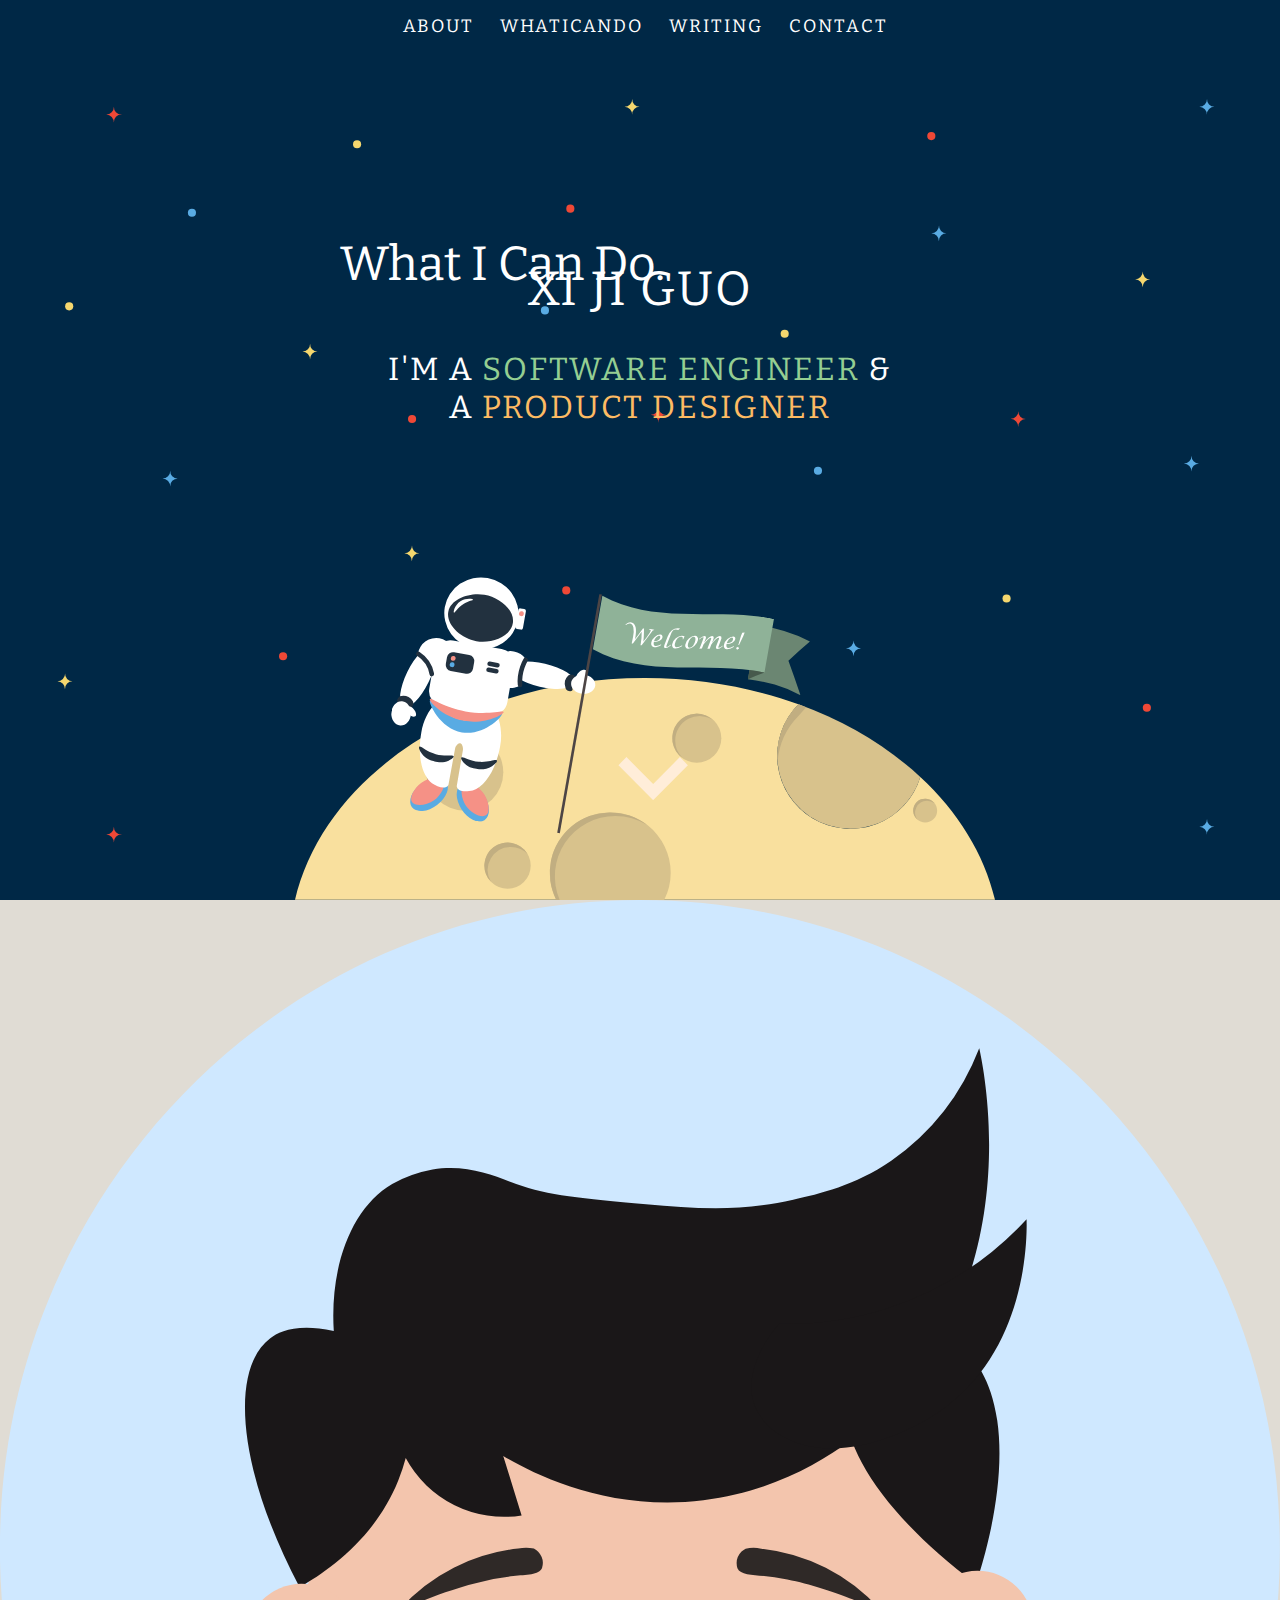
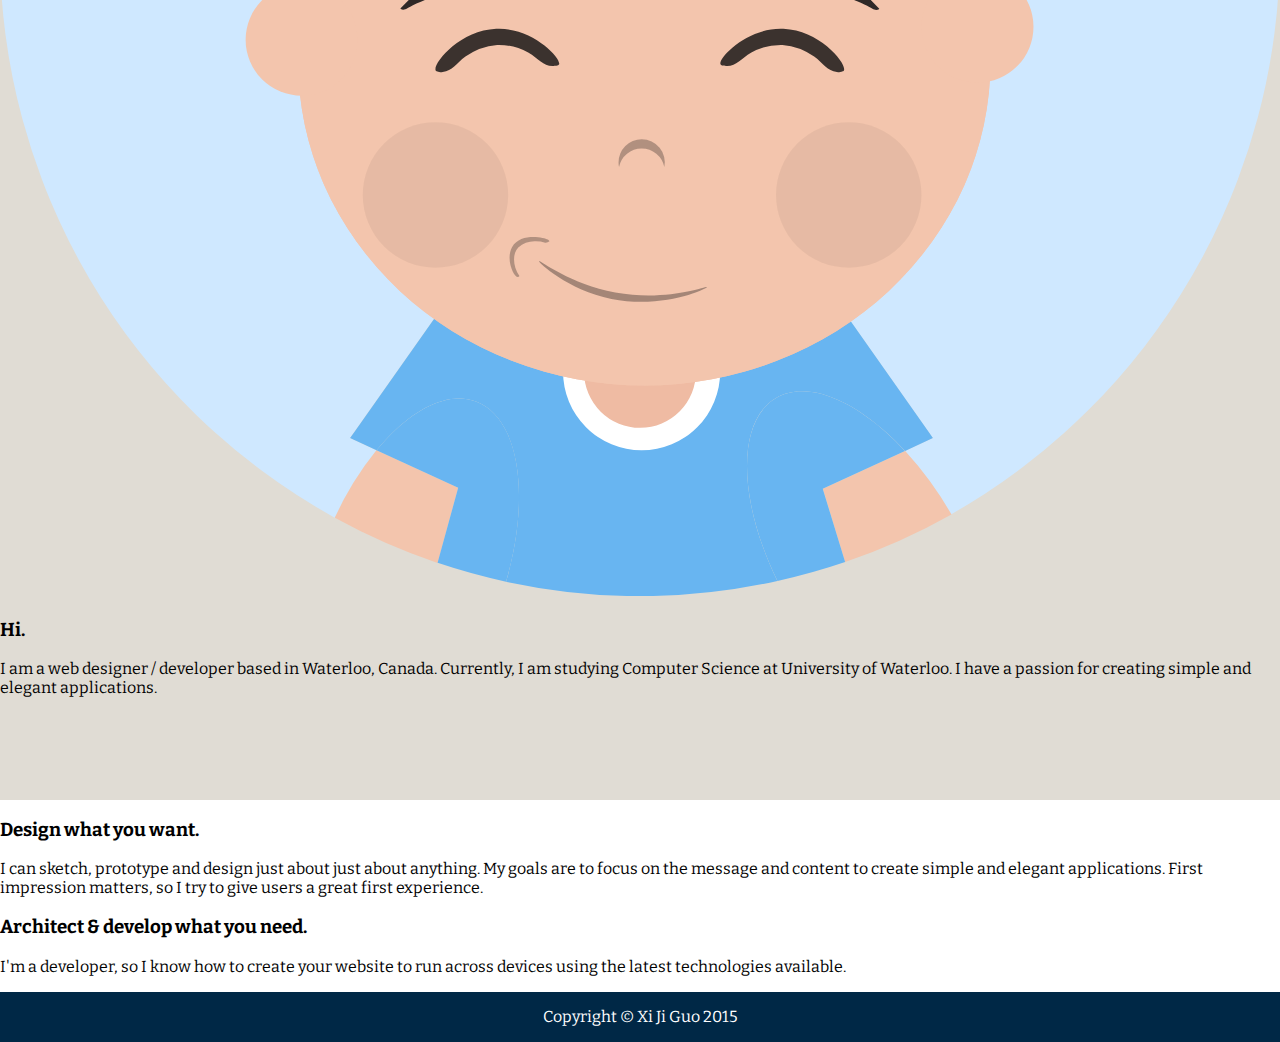
<file: index.html>
<!DOCTYPE html>
<!--[if IE 9]><html class="ie9"><![endif]-->
<!--[if lte IE 8]><html class="ie8"><![endif]-->
<!-- <![if gte IE 10]> -->
<html><!-- <![endif]-->
	<head>
		<title>Xi Ji Guo</title>
		<meta charset="utf-8">
		<meta name="viewport" content="width=device-width, initial-scale=1, user-scalable=no" />

		<!-- CSS -->
		<link rel="shortcut icon" href="favicon.ico?" type="image/x-icon" />
		<link rel="stylesheet" href="style.css" type="text/css"/>
		<link href="http://fonts.googleapis.com/css?family=Source+Sans+Pro:300,400,700,900|Bitter:400,700" rel="stylesheet" type="text/css">

		<!-- Javascripts -->
		<script src="https://ajax.googleapis.com/ajax/libs/jquery/2.2.0/jquery.min.js"></script>
		<script type='text/javascript' src='myscript.js'></script>
	</head>
	<body>
		<div id="header">
			<ul id="header-list">
				<li><a href="#about">ABOUT</a></li>
				<li><a href="#whaticando">WHATICANDO</a></li>
				<li><a href="#writing">WRITING</a></li>
				<li><a href="#contact">CONTACT</a></li>
			</ul>
		</div>
		<div id="main">
			<h1>XI JI GUO</h1>
			<h2>I'M A <span style="color:#94CE92">SOFTWARE ENGINEER</span> &
				<br> 
				A <spam style="color:#FDBB63">PRODUCT DESIGNER</span>
			</h2>
			<img id="astronaut" src="astronaut.svg" alt="astronaut">
			<div id="moon-container">
				<img id="moon" src="moon.svg" alt="moon">
			</div>
			<img id="down-arrow" src="down-arrow.svg" alt="down navigation arrow"> 
		</div>
		<div id="about">
				<div class="profile"><img src="me.svg" alt="my profile"></div>
				<div class="text">
					<h3>Hi.</h3>
					<p>I am a web designer / developer based in Waterloo, Canada. Currently, I am studying Computer Science at University of Waterloo. I have a passion for creating simple and elegant applications.
					</p>
				</div>
		</div>
		<div id="whaticando">
			<h1>What I Can Do.</h1>
			<div id="design">
				<h3>Design what you want.</h3>
				<div class="content">
					<div id="design-icons" class="left circle"></div>
					<p class="half right">I can sketch, prototype and design just about just about anything. My goals are to focus on the message and content to create simple and elegant applications. First impression matters, so I try to give users a great first experience.</p>
				</div>
			</div>
			<div id="develop">
				<h3>Architect & develop what you need.</h3>
				<div class="content">
					<div id="dev-icons" class="right circle"></div>
					<p class="half left">I'm a developer, so I know how to create your website to run across devices using the latest technologies available.</p>
				</div>
			</div>
		</div>
		<div id="writing"></div>
		<div id="contact">
			<div class="content">
				<div class="third">
					<a id="linkedin" class="circle" href="https://ca.linkedin.com/in/xi-ji-guo-33376980" target="_blank"></a>
				</div>
				<div class="third">
					<a id="email" class="circle" href="mailto:xguo2008@gmail.com"></a>
				</div>
				<div class="third">
					<a id="github" class="circle" href="https://github.com/xijiguo" target="_blank"></a>
				</div>
			</div>
		</div>
		<div id="footer">Copyright © Xi Ji Guo 2015</div>
		<!-- Loading Javascript Libraries & files -->
		<!-- Google Analytics -->
		<script>
		  (function(i,s,o,g,r,a,m){i['GoogleAnalyticsObject']=r;i[r]=i[r]||function(){
		  (i[r].q=i[r].q||[]).push(arguments)},i[r].l=1*new Date();a=s.createElement(o),
		  m=s.getElementsByTagName(o)[0];a.async=1;a.src=g;m.parentNode.insertBefore(a,m)
		  })(window,document,'script','//www.google-analytics.com/analytics.js','ga');

		  ga('create', 'UA-58265920-1', 'auto');
		  ga('send', 'pageview');
		</script>
<!-- 		<script>
			$.get( "https://api.uwaterloo.ca/v2/news.json?key=123c0fcf1148e412adcaecbdba9acdd1", function(data) {
  				$('#writing').html(JSON.stringify(data));
			})
		</script> -->
		<!-- End Google Analytics -->
	</body>
</html>
</file>
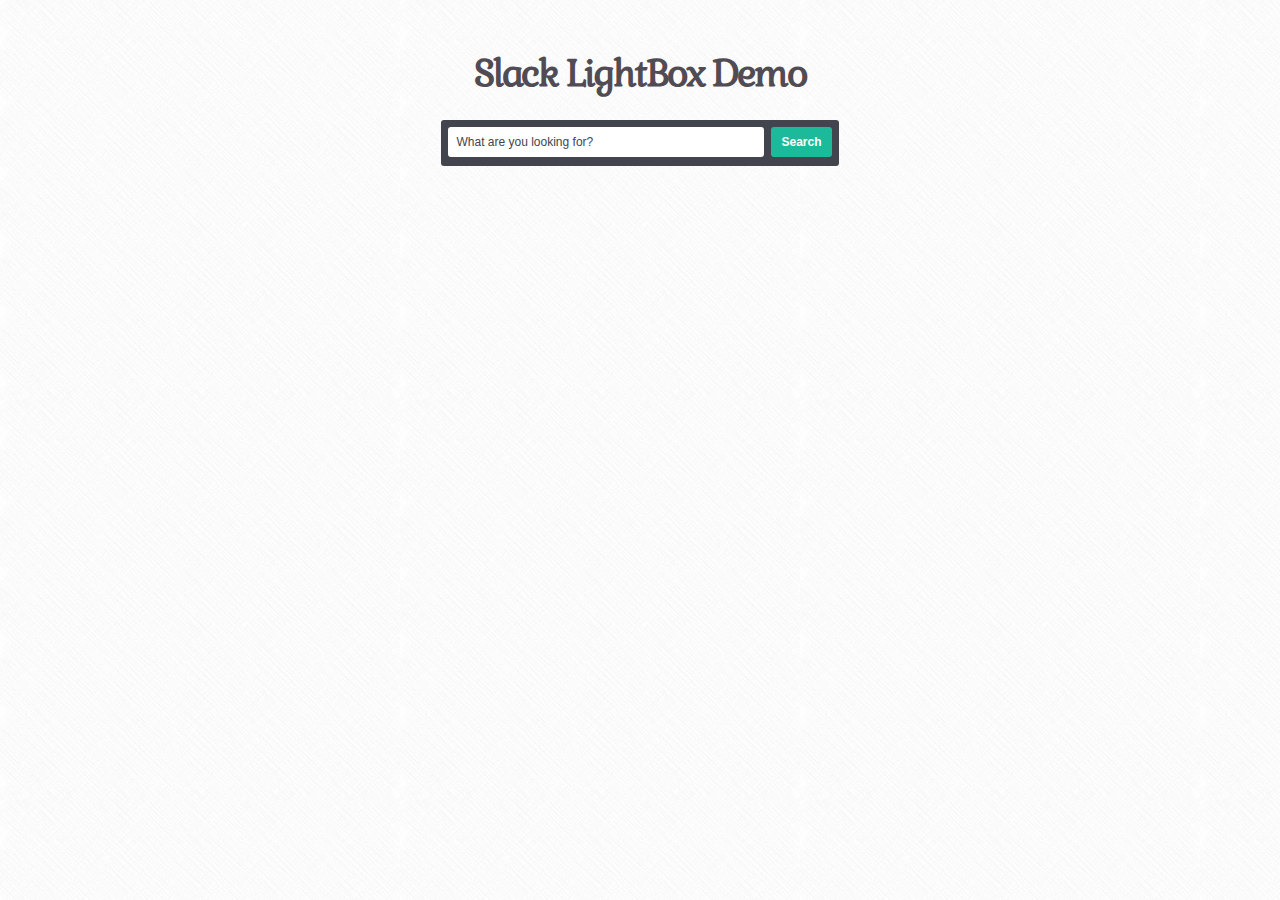
<file: slack/index.html>
<!doctype html>
<html lang="en-US">
<head>
  <meta charset="utf-8">
  <meta http-equiv="Content-Type" content="text/html">
  <title>Slack Demo</title>
  <meta name="Xi Ji Guo" content="Demo">
  <link rel="shortcut icon" href="http://static.tmimgcdn.com/img/favicon.ico">
  <link rel="icon" href="http://static.tmimgcdn.com/img/favicon.ico">
  <link rel="stylesheet" type="text/css" media="all" href="css/styles.css">
  <link rel="stylesheet" type="text/css" media="all" href="css/lightbox.css">
  <script type="text/javascript" src="js/myscript.js"></script>
</head>

<body>
  <div id="wrapper">
    <!-- Title -->
    <h1>Slack LightBox Demo</h1>
    <!-- Search -->
    <div id="search">
      <form action="javascript:void(0);" method="GET">
        <fieldset class="clearfix">
          <input type="search" name="search" value="What are you looking for?" onBlur="if(this.value=='')this.value='What are you looking for?'" onFocus="if(this.value=='What are you looking for?')this.value='' "> <!-- JS because of IE support; better: placeholder="What are you looking for?" -->
          <input type="submit" value="Search" class="button">
        </fieldset>
      </form>
    </div> 
    <!-- Images -->
    <ul id="portfolio" class="clearfix">
    </ul>
  </div>
<script type="text/javascript">
</script>
</body>
</html>
</file>
<file: style.css>
/* body, html */
body {
/*    font-family: 'Source Sans Pro', sans-serif;*/
    font-family: 'Bitter', serif;
	margin: 0;
	padding: 0;
}


/* wrapper */
/*#wrapper {
	position: relative;
	width: 100vw;
	height: 100vh;
	background-color: white;
}*/


/* header */
#header {
	position: fixed;
	top: 0;
	left: 0;
	height: 50px;
	width: 100%;
	text-align: center;
	font-size: 18px;
	letter-spacing: 2px;
	background-color: #002846;
	z-index: 3;
}

#header-list {
	width: 100%;
	margin-top: 10px;
	padding: inherit;
	display: inline-block;
}

#header-list li {
	padding: 5px;
	margin-left: 10px;
	display: inline-block;
}

#header-list a {
	color: #ffffff;
	text-decoration: none;
}

/* main */
#main {
	position: relative;
	margin-top: 50px;
	width: 100%;
	letter-spacing: 2px;
	text-align: center;
	background-color:#002846;
	background-image: url("/space.svg");
}

h1 {
	position: absolute;
	top: 50%;
	left: 50%;
	width: 600px;
	margin-top: -215px;
	margin-left: -300px;
    font-family: 'Bitter', serif;
    font-weight: normal;
   	font-size: 3em;
	color: #ffffff;
}

h2 {
	position: absolute;
	top: 50%;
	left: 50%;
	width: 600px;
	margin-top: -125px;
	margin-left: -300px;
    font-family: 'Bitter', serif;
    font-weight: normal;
   	font-size: 2em;
	color: #ffffff;
}

.init #main #astronaut{
	-webkit-transform: translate3d(0, -1000px, 0) rotate(-60deg);
	-ms-transform: translate3d(0, -1000px, 0) rotate(-60deg);
	transform: translate3d(0, -1000px, 0) rotate(-60deg);
}


#main #astronaut {
	position: absolute;
	bottom: 60px;
	right: 38%;
	z-index: 1;
	max-height: 400px;
	max-width: 400px;
	-webkit-transform: rotate(10deg);
	-ms-transform: rotate(10deg);
	transform: rotate(10deg);
	-webkit-transition: -webkit-transform 1.5s ease-out;
	transition: transform 1.5s ease-out;
}

#moon-container {
	position: absolute;
	bottom: 0;
    left: 50%;
    margin-left: -345px;
	width: 100%;
    max-width: 700px;
    overflow: hidden;
}

#moon {
	display: block;
}

#down-arrow {
    position: absolute;
    bottom: 100px;
    width: 70px;
    left: 50%;
    z-index: 2;
	margin-left: -22px;
    -webkit-animation: blink 1.5s linear infinite;
    animation: blink 1.5s linear infinite; 
}

@keyframes blink{
	0% { 
		opacity: 0;
		bottom: 100px;
		filter: alpha(opacity=0);
	}
	50% {
		opacity: 1;
		bottom: 80px;
		filter: alpha(opacity=100);
	}
	100% {
		opacity: 0;
		bottom: 60px;
		filter: alpha(opacity=0);
	}
}

@-webkit-keyframes blink{
	0% { 
		opacity: 0;
		bottom: 100px;
		filter: alpha(opacity=0);
	}
	50% {
		opacity: 1;
		bottom: 80px;
		filter: alpha(opacity=100);
	}
	100% {
		opacity: 0;
		bottom: 60px;
		filter: alpha(opacity=0);
	}
}

/* about */
#about {
	background-color: #E0DCD4;
	height: 1500px;
}


/* footer */
#footer {
	height: 50px;
	text-align: center;
	color: #ffffff;
	background-color: #002846;
	padding-top: 15px;
	box-sizing: border-box;
}


/* Responsive design */
@media only screen and (max-width: 1000px) {
	
	#moon-container {
	    position: absolute;
	    bottom: 0;
	    left: 50%;
	    margin-left: -300px;
	    width: 100%;
	    max-width: 600px;
	    overflow: hidden;
	}

	#astronaut {
		position: absolute;
		bottom: 60px;
		right: 28%;
		z-index: 101;
		max-height: 350px !important;
		max-width: 350px !important;
	}
}

@media only screen and (max-width: 850px) {

	#astronaut {
		position: absolute;
		bottom: 60px;
		right: 20% !important;
		z-index: 101;
		max-height: 350px !important;
		max-width: 350px !important;
	}
}

@media only screen and (max-width: 630px) {

	#moon-container {
	    position: absolute;
	    bottom: 0;
	    left: 50%;
	    margin-left: -250px;
	    width: 100%;
	    max-width: 500px;
	    overflow: hidden;
	}
}

@media only screen and (max-width: 560px) {
	h1 {
		width: 500px;
		margin-top: -215px;
		margin-left: -250px;
		font-size: 2.5em;
	}

	h2 {
		width: 500px;
		margin-top: -125px;
		margin-left: -250px;
		font-size: 1.5em;
	}

	#astronaut, #moon {
		display: none;
	}

	#down-arrow {
	    width: 50px;
		margin-left: -22px;
	}
}

@media only screen and (max-width: 470px) {
}
</file>
<file: slack/css/styles.css>
@import url('http://fonts.googleapis.com/css?family=Gabriela');

html, body, div, span, applet, object, iframe, h1, h2, h3, h4, h5, h6, p, blockquote, pre, a, abbr, acronym, address, big, cite, code, del, dfn, em, img, ins, kbd, q, s, samp, small, strike, strong, sub, sup, tt, var, b, u, i, center, dl, dt, dd, ol, ul, li, fieldset, form, label, legend, table, caption, tbody, tfoot, thead, tr, th, td, article, aside, canvas, details, embed, figure, figcaption, footer, header, hgroup, menu, nav, output, ruby, section, summary, time, mark, audio, video {
  margin: 0;
  padding: 0;
  border: 0;
  font-size: 100%;
  font: inherit;
  vertical-align: baseline;
  outline: none;
  -webkit-font-smoothing: antialiased;
  -webkit-text-size-adjust: 100%;
  -ms-text-size-adjust: 100%;
  -webkit-box-sizing: border-box;
  -moz-box-sizing: border-box;
  box-sizing: border-box;
}
html { overflow-y: scroll; }
body {
  background: #fcfcfc url('bg.png'); /* http://subtlepatterns.com/crossword/ */
  font-size: 62.5%;
  line-height: 1;
  font-family: 'Helvetica Neue', Helvetica, Arial, sans-serif;
  padding: 45px 25px;
  padding-bottom: 100px;
}

br { display: block; line-height: 1.6em; } 

article, aside, details, figcaption, figure, footer, header, hgroup, menu, nav, section { display: block; }
ol, ul { list-style: none; }

input, textarea { 
  -webkit-font-smoothing: antialiased;
  -webkit-text-size-adjust: 100%;
  -ms-text-size-adjust: 100%;
  -webkit-box-sizing: border-box;
  -moz-box-sizing: border-box;
  box-sizing: border-box;
  outline: none;
}

blockquote, q { quotes: none; }
blockquote:before, blockquote:after, q:before, q:after { content: ''; content: none; }
strong, b { font-weight: bold; }
em, i { font-style: italic; }

table { border-collapse: collapse; border-spacing: 0; }
img { border: 0; max-width: 100%; }

h1 {
  font-family: 'Gabriela', Tahoma, sans-serif;
  font-size: 3.7em;
  font-weight: 700;
  line-height: 1.55em;
  margin-bottom: 18px;
  text-align: center;
  color: #514b53;
  letter-spacing: -0.06em;
  text-shadow: 1px 1px 0 rgba(255,255,255,0.8);
}

/** page structure **/
#wrapper {
  display: block;
  max-width: 1100px;
  margin: 0 auto;
  text-align: center;
}

#portfolio {
  display: block;
}

#portfolio li {
  display: block;
  float: left;
  width: 30%;
  max-width: 400px;
  margin-right: 20px;
  margin-bottom: 20px;
}

#portfolio li a {
  display: block;
  padding: 8px;
  background: #fff;
  -webkit-border-radius: 2px;
  -moz-border-radius: 2px;
  border-radius: 2px;
  -webkit-box-shadow: 1px 2px 2px rgba(0,0,0,0.25);
  -moz-box-shadow: 1px 2px 2px rgba(0,0,0,0.25);
  box-shadow: 1px 2px 2px rgba(0,0,0,0.25);
}

.lbx-title {
  font-size: 1.2em;
  color: #ddd !important;
  font-weight: 700;
}

/** clearfix **/
.clearfix:after { content: "."; display: block; clear: both; visibility: hidden; line-height: 0; height: 0; }
.clearfix { display: inline-block; }
 
html[xmlns] .clearfix { display: block; }
* html .clearfix { height: 1%; }

/** Search Box **/
.clearfix { *zoom: 1; }
.clearfix:before, .clearfix:after {
  content: "";
  display: table; 
}
.clearfix:after { clear: both; }

fieldset {
  border: 0;
  margin: 0;
  padding: 0;
}

input {
  border: none;
  font-family: inherit;
  font-size: inherit;
  line-height: 1.5em;
  margin: 0;
  outline: none;
  padding: 0;
  -webkit-appearance: none;
}

input[type="search"] {
    -webkit-appearance: textfield;
    -moz-box-sizing: content-box;
    -webkit-box-sizing: content-box;
    box-sizing: content-box;
}

input[type="search"]::-webkit-search-cancel-button,
input[type="search"]::-webkit-search-decoration {
    -webkit-appearance: none;
}


#search {
  background: #42454e;
  border-radius: 3px;
  display: inline-block;
  padding: 7px;
  margin-bottom: 20px;
}

#search input {
  float: left;
}

#search input[type="search"],
#search input[type="submit"] {
  border-radius: 3px;
  font-size: 12px;
}

#search input[type="search"] {
  background: #fff;
  color: #42454e;
  min-width: 300px;
  padding: 6px 8px;
}

#search input[type="submit"] {
  background: #1bba9a;
  color: #fff;
  font-weight: bold;
  margin-left: 7px;
  padding: 6px 10px;
}

#search input[type="submit"]:hover {
  background: #189e83;
}

#search input[type="search"]::-webkit-input-placeholder { color: #42454e; }
#search input[type="search"]:-moz-placeholder { color: #42454e; }
#search input[type="search"]:-ms-input-placeholder { color: #42454e; }


/** media queries **/
@media screen and (max-width: 780px) {
  #portfolio li {
    width: 45%;
  }
}

@media screen and (max-width: 550px) {
  #portfolio { 
    text-align: center;
  }
  
  #portfolio li {
    float: none;
    display: inline-block;
    width: 80%;
    margin-bottom: 30px;
  }

  #search input[type="submit"] {
    background: #1bba9a;
    color: #fff;
    font-weight: bold;
    margin-top: 7px;
    margin-left: 0;
    padding: 6px 10px;
  }
}
</file>
